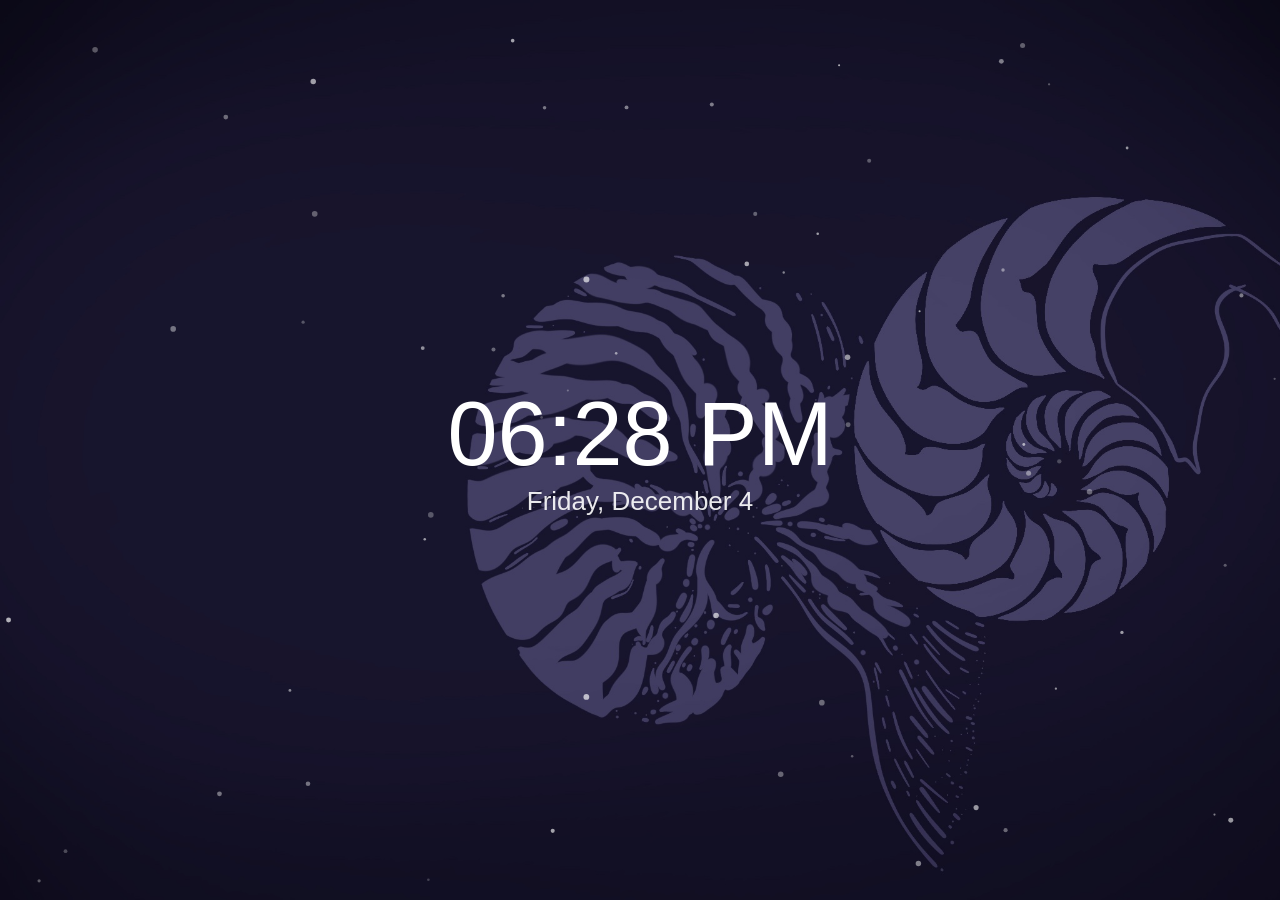
<file: index.html>
<!DOCTYPE html>
<html lang="en">
<head>
<meta charset="UTF-8">
<title>Mars Colony Terminal</title>
<link rel="stylesheet" href="index.css">
</head>
<body>

<!-- Cursor Trail -->
<canvas id="cursorTrail"></canvas>

<div class="screen-frame">

  <!-- LOCK SCREEN -->
  <div id="lockScreen" class="screen lock-screen">
    <canvas id="dustCanvas"></canvas>
    <div class="clock">
      <div id="time"></div>
      <div id="date"></div>
    </div>
  </div>

  <!-- LOGIN SCREEN -->
  <div id="loginScreen" class="screen login-screen hidden">
    <div class="login-box">
      <h2>Dani</h2>
      <input type="password" id="passwordInput" placeholder="Enter Password">
      <button id="loginButton">Log In</button>
      <p id="error"></p>
    </div>
    <div id="loginGlowOverlay"></div>
  </div>

</div>

<!-- GREEN FLASH AND WHITE FADE -->
<div id="greenFlash"></div>
<div id="fadeWhite" class="fade-white hidden"></div>

<!-- Sounds -->
<audio id="hoverSound" src="hover.wav"></audio>
<audio id="clickSound" src="click.wav"></audio>
<audio id="typingSound" src="type.wav"></audio>
<audio id="successSound" src="success.wav"></audio>

<script src="index.js"></script>
</body>
</html>
</file>
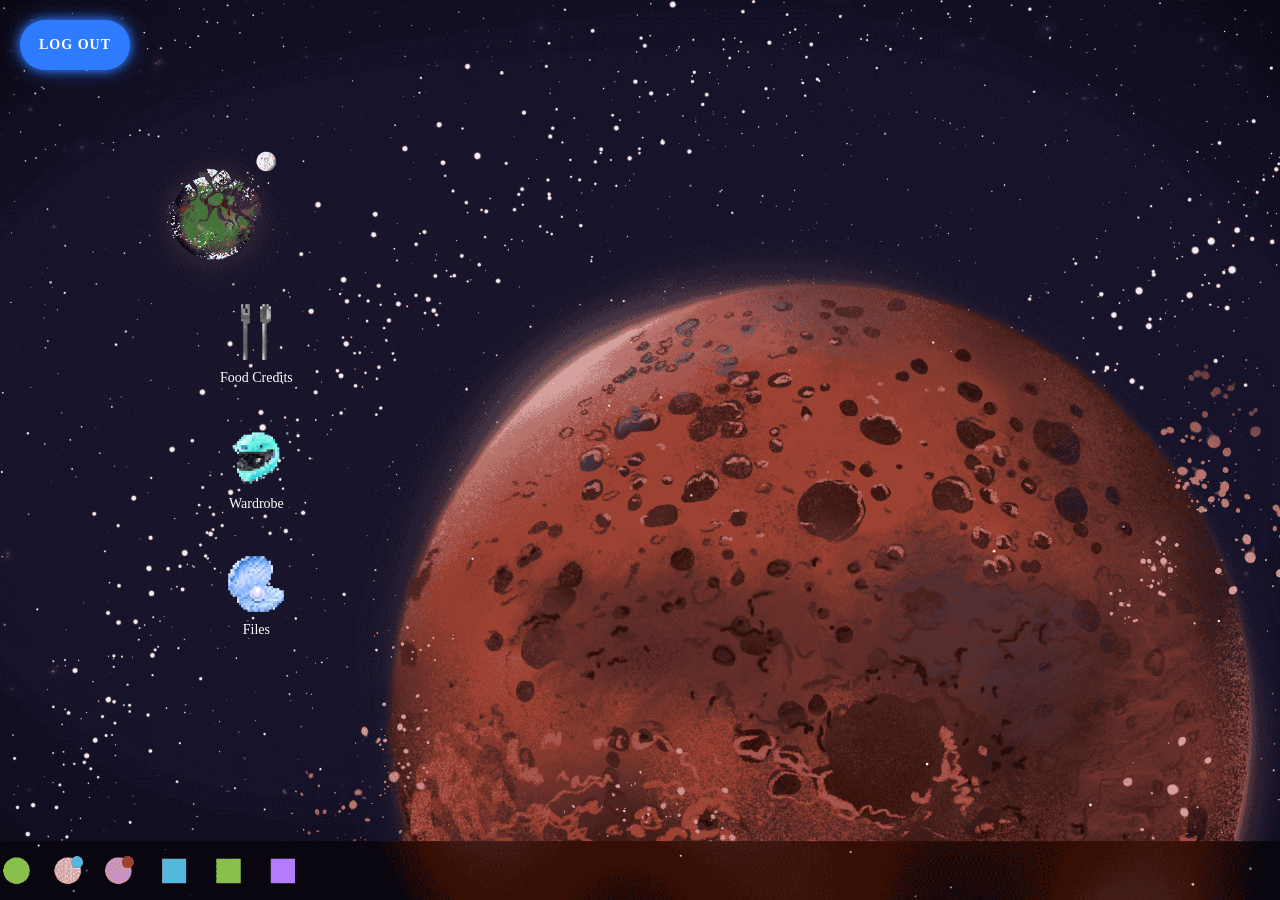
<file: desktop.html>
<!DOCTYPE html>
<html>
<head>
<meta charset="UTF-8">
<title>Mars Desktop</title>
<link rel="stylesheet" href="desktop.css">
</head>

<body>

<canvas id="starsCanvas"></canvas>
<canvas id="cursorTrail"></canvas> <!-- Cursor Trail Canvas -->

<a href="#" id="logoutButton" class="logout-button">
LOG OUT
</a>

<div class="icons">
  <div class="icon" data-link="food.html">
    <img src="food.png">
    <span>Food Credits</span>
  </div>

  <div class="icon" data-link="wardrobe.html">
    <img src="wardrobe.png">
    <span>Wardrobe</span>
  </div>

  <div class="icon" data-link="files.html">
    <img src="files.png">
    <span>Files</span>
  </div>
</div>

<audio id="hoverSound" src="hover.wav"></audio>
<audio id="clickSound" src="click.wav"></audio>

<script src="desktop.js"></script>
</body>
</html>
</file>
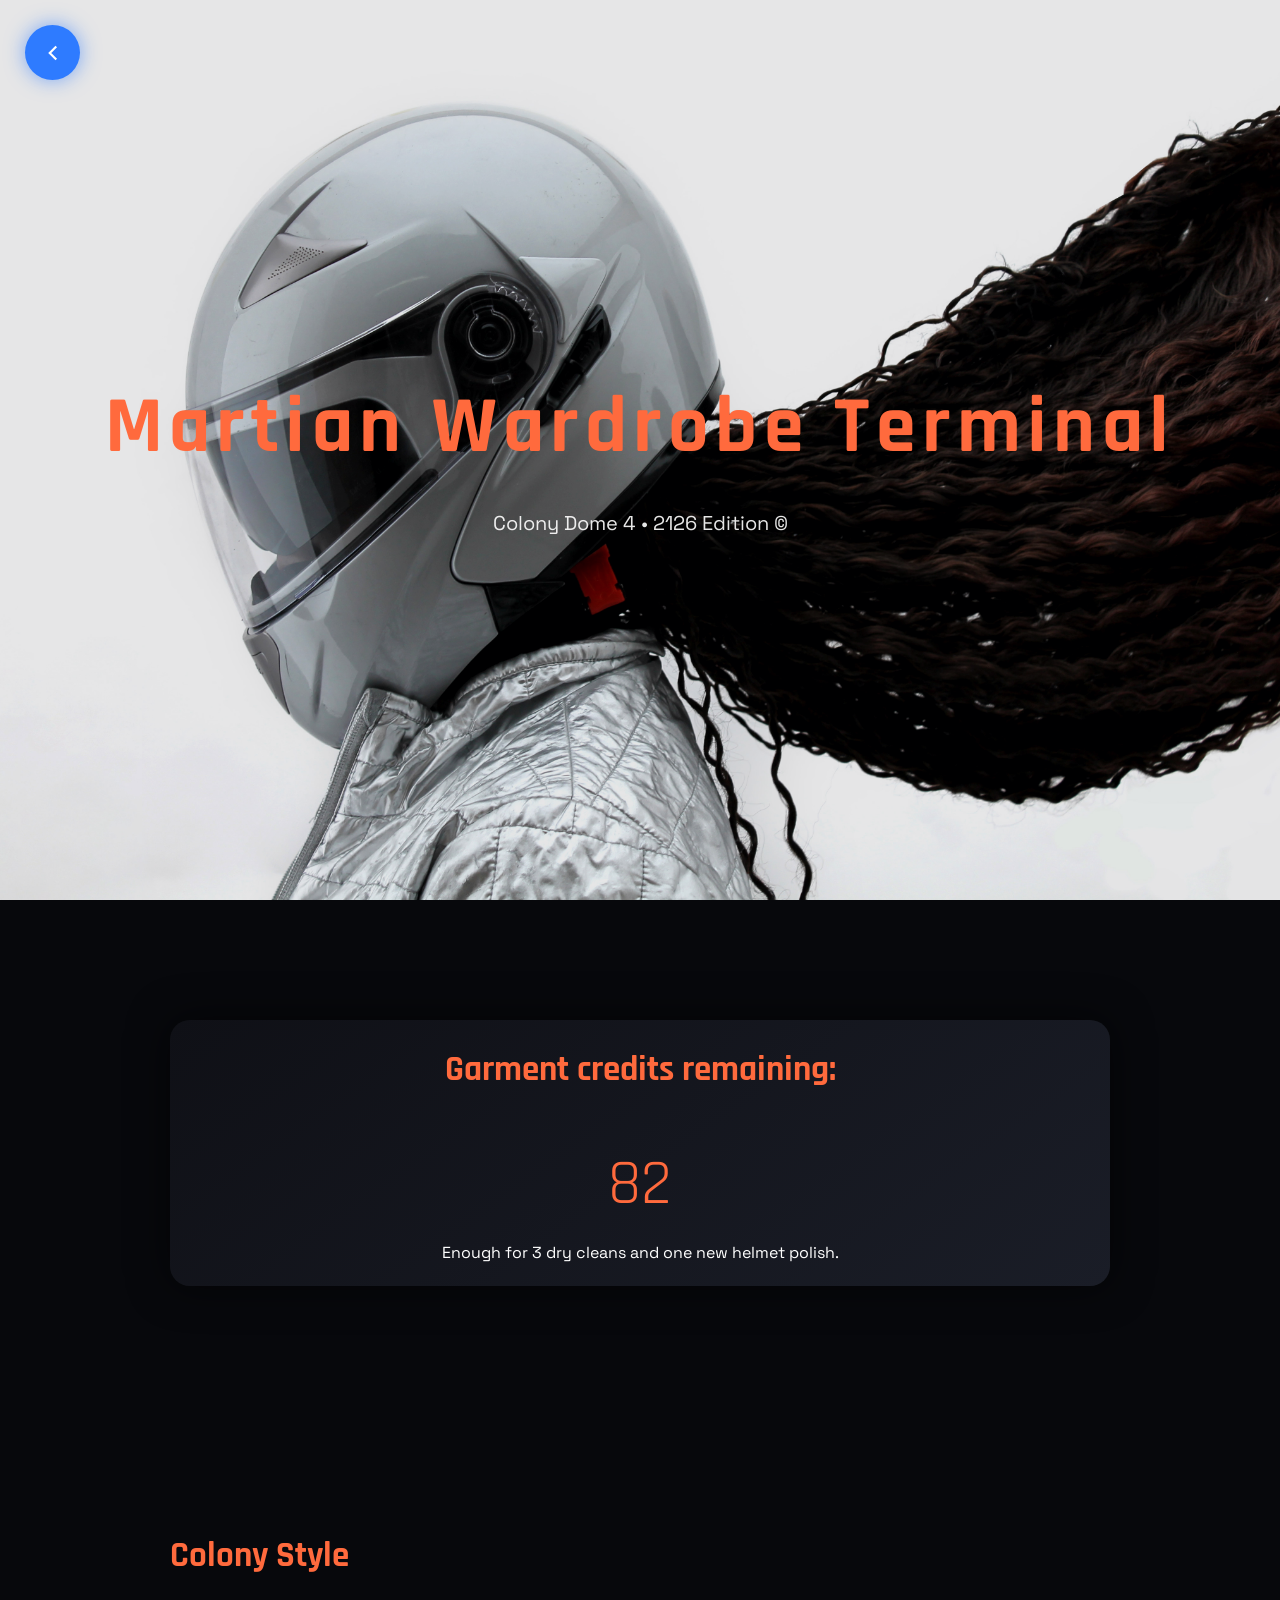
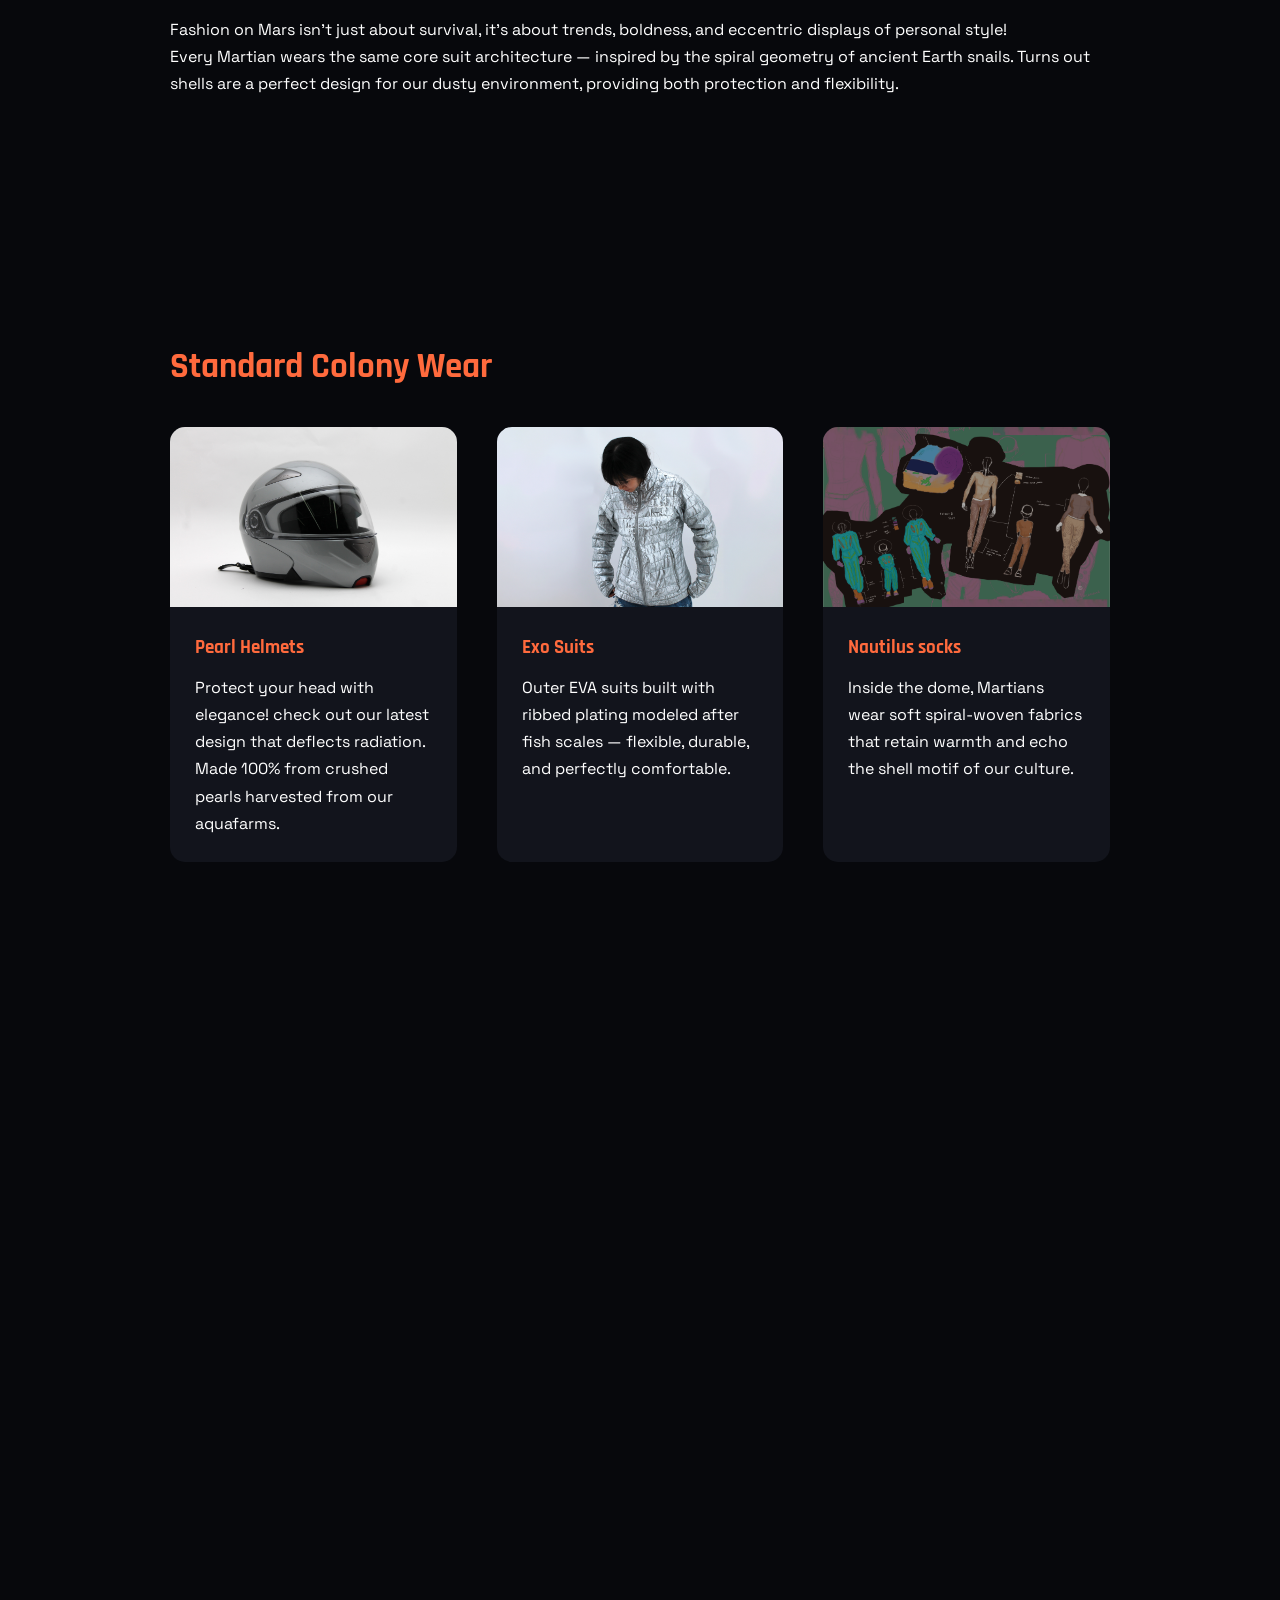
<file: wardrobe.html>
<!DOCTYPE html>
<html lang="en">

<head>

<meta charset="UTF-8">
<meta name="viewport" content="width=device-width, initial-scale=1.0">

<title>Martian Wardrobe Terminal</title>

<link rel="stylesheet" href="wardrobe.css">

<link href="https://fonts.googleapis.com/css2?family=Rajdhani:wght@400;500;600&family=Space+Grotesk:wght@300;400;500&display=swap" rel="stylesheet">

</head>


<body>

<div id="page-transition"></div>


<a href="desktop.html" class="home-button">

<svg viewBox="0 0 24 24">
<path d="M15 6l-6 6 6 6"/>
</svg>

</a>



<header class="hero">

<img src="sidewaysastronaut.jpg" class="hero-img">

<div class="hero-text">
<h1>Martian Wardrobe Terminal</h1>
<p>Colony Dome 4 • 2126 Edition ©</p>
</div>

</header>



<section class="credits section">

<div class="credit-box">

<h2>Garment credits remaining:</h2>

<div class="credit-number" id="credits">
82
</div>

<p class="credit-note">
Enough for 3 dry cleans and one new helmet polish.
</p>

</div>

</section>



<section class="section intro">

<h2>Colony Style</h2>

<p>
Fashion on Mars isn’t just about survival, it's about trends, boldness, and
eccentric displays of personal style!
</p>

<p>
Every Martian wears the same core suit architecture —
inspired by the spiral geometry of ancient Earth snails.
Turns out shells are a perfect design for our dusty environment, providing both protection and flexibility.
</p>

</section>



<section class="section suits">

<h2>Standard Colony Wear</h2>

<div class="clothing">


<div class="clothing-card">

<div class="clothing-image">
<img src="helmet.jpg">
</div>

<div class="clothing-content">

<h3>Pearl Helmets</h3>

<p>
Protect your head with elegance! check out our latest design that deflects radiation.
Made 100% from crushed pearls harvested from our aquafarms.
</p>

</div>

</div>



<div class="clothing-card">

<div class="clothing-image">
<img src="jacket.jpg">
</div>

<div class="clothing-content">

<h3>Exo Suits</h3>

<p>
Outer EVA suits built with ribbed plating modeled after fish scales — flexible, durable, and perfectly comfortable.
</p>

</div>

</div>



<div class="clothing-card">

<div class="clothing-image">
<img src="V2.png">
</div>

<div class="clothing-content">

<h3>Nautilus socks</h3>

<p>
Inside the dome, Martians wear soft spiral-woven fabrics
that retain warmth and echo the shell motif of our culture.
</p>

</div>

</div>


</div>

</section>



<section class="section life">

<h2>Suit Maintenance reminder:</h2>

<p>
Please remeber to rinse your shell plates after a dust storm.
Martian sand has a habit of working its way into the seams.
</p>

<p>
And remember: if your suit starts whistling,
that’s not random — it’s a pressure leak.
</p>

</section>



<section class="section ending">

<h2>Shell Up!</h2>

<p>
The air may be dusty, but with the right suit, you can
own the Martian landscape while remaining loyal to the shell.
</p>

</section>



<audio id="hoverSound" src="hover.wav"></audio>
<audio id="clickSound" src="click.wav"></audio>

<script src="wardrobe.js"></script>

</body>
</html>
</file>
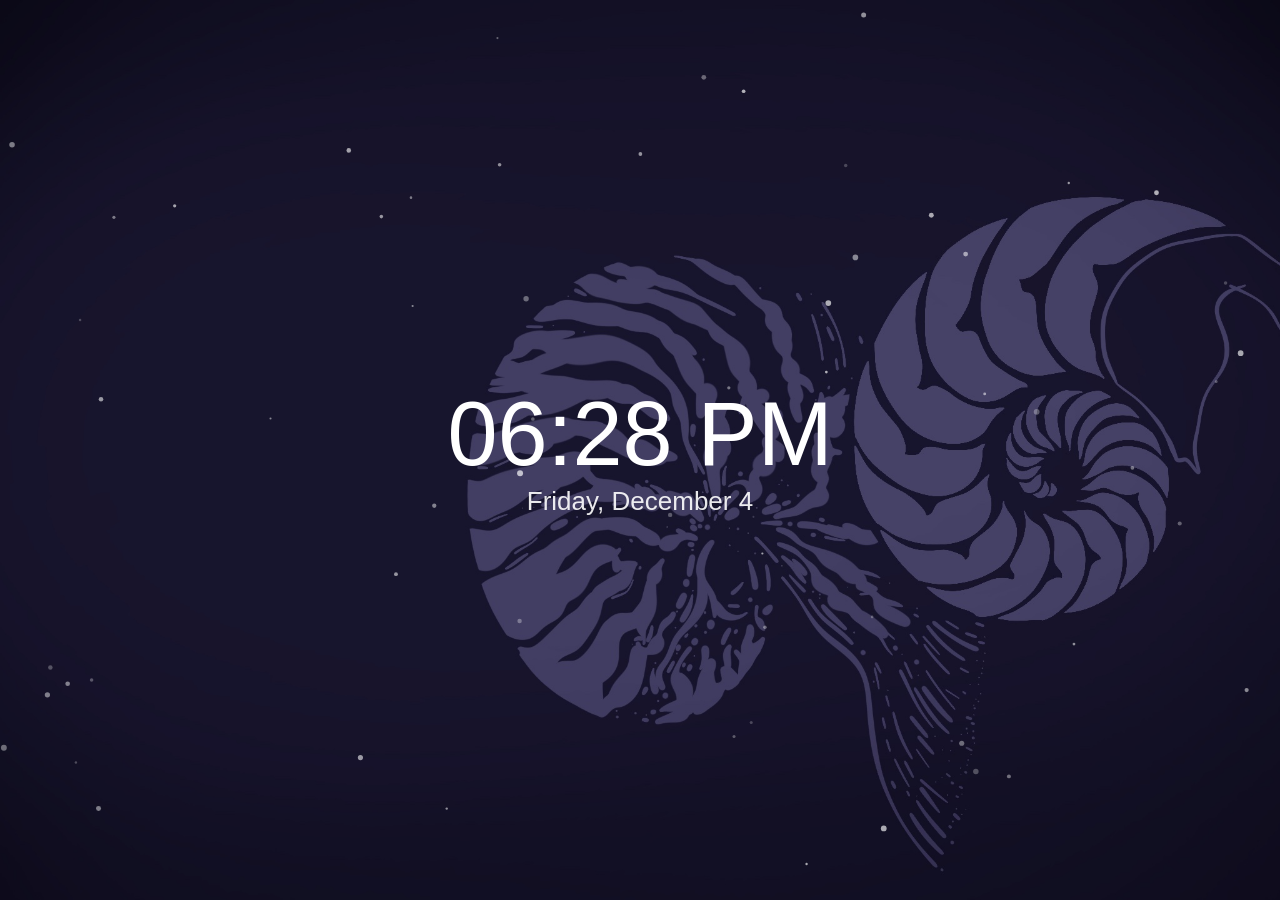
<file: zarchive.html>
<!DOCTYPE html>
<html lang="en">
<head>
<meta charset="UTF-8">
<title>Mars Colony Terminal</title>
<link rel="stylesheet" href="zarchive.css">
</head>
<body>

  <div id="page-transition"></div>

<!-- Cursor Trail -->
<canvas id="cursorTrail"></canvas>

<div class="screen-frame">

  <!-- LOCK SCREEN / SCREENSAVER -->
  <div id="lockScreen" class="screen lock-screen">
    <canvas id="dustCanvas"></canvas>
    <div class="clock">
      <div id="time"></div>
      <div id="date"></div>
    </div>
  </div>

  <!-- LOGIN SCREEN (hidden until click) -->
  <div id="loginScreen" class="screen login-screen hidden">
    <div class="login-box">
      <h2>Participant 009</h2>
      <input type="password" id="passwordInput" placeholder="Enter Password">
      <button id="loginButton">Log In</button>
      <p id="error"></p>
    </div>
    <div id="loginGlowOverlay"></div>
  </div>

  <!-- DESKTOP -->
  <div id="desktop" class="screen desktop hidden">
    <canvas id="starsCanvas"></canvas>
    <div class="icons">
      <div class="icon" data-link="food.html">
        <img src="food.png">
        <span>Food Credits</span>
      </div>
      <div class="icon" data-link="wardrobe.html">
        <img src="wardrobe.png">
        <span>Wardrobe</span>
      </div>
      <div class="icon" data-link="files.html">
        <img src="files.png">
        <span>Files</span>
      </div>
    </div>
  </div>

</div>

<!-- FADE TO WHITE OVERLAY -->
<div id="fadeWhite" class="fade-white hidden"></div>

<!-- Sounds -->
<audio id="hoverSound" src="hover.wav"></audio>
<audio id="clickSound" src="click.wav"></audio>
<audio id="typingSound" src="type.wav"></audio>
<audio id="successSound" src="success.wav"></audio>

<script src="zarchive.js"></script>
</body>
</html>
</file>
<file: index.css>
body{
  margin:0;
  background:black;
  font-family:Segoe UI, sans-serif;
  cursor: url('data:image/svg+xml,<svg xmlns="http://www.w3.org/2000/svg" width="10" height="10"><circle cx="5" cy="5" r="5" fill="deepskyblue"/></svg>') 5 5, auto;
  overflow:hidden;
  color:white;
}


.screen-frame{
  position:relative;
  width:100vw;
  height:100vh;
  overflow:hidden;
  background:black;
}

.screen{
  position:absolute;
  width:100%;
  height:100%;
  transition:opacity .7s ease, filter .7s ease, transform .7s ease;
}

.lock-screen{
  background:url("screensaver.jpg") center/cover;
  display:flex;
  justify-content:center;
  align-items:center;
}

.clock{
  text-align:center;
  position: relative;
  z-index: 2;
  color:white;
}

#time{
  font-size:90px;
  font-weight:200;
}

#date{
  font-size:26px;
  opacity:.9;
}

#dustCanvas{
  position:absolute;
  top:0; left:0;
  width:100%;
  height:100%;
  pointer-events:none;
  z-index:1;
}

.login-screen{
  background:url("screensaver.jpg") center/cover;
  display:flex;
  justify-content:center;
  align-items:center;
  color:white;
}

.login-box{
  backdrop-filter:blur(14px);
  background:rgba(0,0,0,0.35);
  padding:40px;
  border-radius:14px;
  display:flex;
  flex-direction:column;
  align-items:center;
  gap:18px;
  box-shadow:0 10px 40px rgba(0,0,0,0.5);
}

.login-box input{
  width:240px;
  padding:12px;
  border-radius:8px;
  border:none;
  background:rgba(255,255,255,0.12);
  color:white;
  font-size:16px;
  outline:none;
}
.login-box input:focus{
  background:rgba(255,255,255,0.18);
  box-shadow:0 0 10px rgba(120,180,255,0.6);
}

.login-box button{
  margin-top: 24px;
  padding:12px 30px;
  border-radius:8px;
  border:none;
  background:linear-gradient(135deg,#5aa6ff,#3c7df0);
  color:white;
  font-size:16px;
  font-weight:500;
  transition:all .2s ease;
}
.login-box button:hover{
  transform:translateY(-2px);
  box-shadow:0 6px 18px rgba(80,150,255,0.6);
}

#error{
  height:20px;
  color:rgb(255, 255, 255);
}

.shake{
  animation:shake .4s;
}
@keyframes shake{
  0%{transform:translateX(0);}
  25%{transform:translateX(-6px);}
  50%{transform:translateX(6px);}
  75%{transform:translateX(-6px);}
  100%{transform:translateX(0);}

}

.hidden{
  opacity:0;
  pointer-events:none;
}

#cursorTrail{
  position:fixed;
  top:0;
  left:0;
  width:100%;
  height:100%;
  pointer-events:none;
  z-index:9999;
}

#greenFlash{
  position:fixed;
  top:0; left:0;
  width:100%;
  height:100%;
  background:#00ff9c;
  opacity:0;
  z-index:9000;
  pointer-events:none; /* allow clicks through */
  transition: opacity 0.3s ease;
}

.fade-white{
  position: fixed;
  top:0; left:0;
  width:100%; height:100%;
  background:white;
  opacity:0;
  z-index:9500;
  transition: opacity 1s ease;
  pointer-events:none; /* allow clicks through until active */
}

.fade-white.active{
  opacity:1;
  pointer-events:auto;
}
</file>
<file: desktop.css>
body{
  margin:0;
  height:100vh;
  background:url("backgroundedited.png") center/cover;
  font-family:Segoe UI;
  color:white;
  overflow:hidden;
  cursor: url('data:image/svg+xml,<svg xmlns="http://www.w3.org/2000/svg" width="10" height="10"><circle cx="5" cy="5" r="5" fill="deepskyblue"/></svg>') 5 5, auto;
}

#cursorTrail{
  position:absolute;
  top:0;
  left:0;
  width:100%;
  height:100%;
  pointer-events:none;
}

#starsCanvas{
position:absolute;
top:0;
left:0;
width:100%;
height:100%;
z-index:-1;
}

.icons{
  position:absolute;
  left: 220px;
  top:300px;
  display:flex;
  flex-direction:column;
  gap:40px;
}

.icon{
  display:flex;
  flex-direction:column;
  align-items:center;
  cursor:pointer;
  transition:.25s;
}

.icon img{
  width:64px;
  height:64px;
}

.icon span{
  margin-top:6px;
  font-size:14px;
}

.icon:hover{
  transform:scale(1.25);
  filter:drop-shadow(0 0 12px rgba(255,255,255,.9));
    cursor: url('data:image/svg+xml,<svg xmlns="http://www.w3.org/2000/svg" width="10" height="10"><circle cx="5" cy="5" r="5" fill="lightblue"/></svg>') 5 5, auto;
}

.logout-button{
position:absolute;
top:20px;
left:20px;
width:110px;
height:50px;
background:#2e7bff;
border-radius:30px;
display:flex;
align-items:center;
justify-content:center;
font-size:14px;
font-weight:bold;
letter-spacing:1px;
color:white;
text-decoration:none;
box-shadow:0 0 10px #2e7bff, 0 0 20px rgba(46,123,255,.6);
transition:0.25s;
}

.logout-button:hover{
transform:scale(1.08);
box-shadow:0 0 18px #2e7bff, 0 0 40px rgba(46,123,255,.9);
  cursor: url('data:image/svg+xml,<svg xmlns="http://www.w3.org/2000/svg" width="10" height="10"><circle cx="5" cy="5" r="5" fill="deepskyblue"/></svg>') 5 5, auto;
}

.logout-button:hover{
  box-shadow: 0 0 25px #2e7bff, 0 0 50px #2e7bff;
  transform: scale(1.1);
}

.power-icon{
  font-size:28px;
  color:white;
}
</file>
<file: wardrobe.css>
*{
margin:0;
padding:0;
box-sizing:border-box;
}

body{
font-family:"Space Grotesk",sans-serif;
background:#07080c;
color:white;
line-height:1.7;
}



/* PAGE TRANSITION */

#page-transition{

position:fixed;
top:0;
left:0;
width:100%;
height:100%;

background:white;

z-index:2000;

transition:opacity 1s ease;

}



/* BACK BUTTON */

.home-button{

position:fixed;
top:25px;
left:25px;

width:55px;
height:55px;

background:#2e7bff;

display:flex;
align-items:center;
justify-content:center;

border-radius:50%;

box-shadow:0 0 20px rgba(46,123,255,.6);

z-index:999;
transition:.25s;

}

.home-button:hover{

transform:scale(1.12);
background:#4a90ff;
box-shadow:0 0 30px rgba(46,123,255,.9);

}

.home-button svg{
width:26px;
stroke:white;
stroke-width:2;
fill:none;
}



/* HERO */

.hero{

height:100vh;
position:relative;
display:flex;
align-items:center;
justify-content:center;
overflow:hidden;

}

.hero-img{

position:absolute;
width:100%;
height:100%;
object-fit:cover;
opacity:.9;

}

.hero-text{

position:relative;
text-align:center;

}

.hero-text h1{

font-family:"Rajdhani";
font-size:5rem;
letter-spacing:.08em;
color:#ff6a3d;

}

.hero-text p{
margin-top:10px;
font-size: 1.25rem;
opacity:.9;
}



/* SECTIONS */

.section{

max-width:1000px;
margin:auto;
padding:120px 30px;

}

.section h2{

font-family:"Rajdhani";
font-size:2.2rem;
margin-bottom:30px;
color:#ff6a3d;


}



/* CREDIT BOX */

.credit-box{

background:linear-gradient(145deg,#0f1016,#1a1d27);

padding:20px;
border-radius:20px;

text-align:center;

box-shadow:0 0 40px rgba(0,0,0,.6);
margin-bottom:0px;

}

.credit-number{

font-size:4rem;
font-family:"Rajdhani";
margin:20px 0;
color:#ff6a3d;
margin-bottom:0px;



}



/* CLOTHING GRID */

.clothing{

display:grid;
grid-template-columns:repeat(auto-fit,minmax(280px,1fr));
gap:40px;

}

.clothing-card{

background:#12141c;
border-radius:15px;
overflow:hidden;

transition:.3s;
cursor:pointer;

}

.clothing-card:hover{

cursor: default;
box-shadow:0 20px 50px rgba(255, 255, 255, 0.25);

}

.clothing-image{

height:180px;
overflow:hidden;

}

.clothing-image img{

width:100%;
height:100%;
object-fit:cover;

}

.clothing-content{
padding:25px;
}

.clothing-content h3{

font-family:"Rajdhani";
margin-bottom:10px;
color:#ff6a3d;

}



/* ENDING */

.ending{

text-align:center;
padding-bottom:200px;

}
</file>
<file: zarchive.css>
body{
  margin:0;
  background:black;
  display:flex;
  justify-content:center;
  align-items:center;
  height:100vh;
  font-family:Segoe UI, sans-serif;
  color:white;
  cursor:url("cursor-small.png") 0 0, auto;
}
*{
  cursor:url("cursor-small.png") 0 0, auto;
}

.screen-frame{
  position:relative;
  width:100vw;
  height:100vh;
  aspect-ratio:auto;
  overflow:hidden;
  background:black;
}

.screen{
  position:absolute;
  width:100%;
  height:100%;
  transition:opacity .7s ease, filter .7s ease, transform .7s ease;
}

/* LOCK SCREEN */
.lock-screen{
  background:url("screensaver.jpg") center/cover;
  display:flex;
  justify-content:center;
  align-items:center;
  transition: opacity 1s ease, transform 1s ease, filter 1s ease;
}
.lock-screen.fade-out{
  opacity:0;
  transform:scale(1.05);
  filter:blur(4px);
}
.clock{
  text-align:center;
  position: relative;
  z-index: 2;
}
#time{
  font-size:90px;
  font-weight:200;
}
#date{
  font-size:26px;
  opacity:.9;
}

/* DUST CANVAS */
#dustCanvas{
  position:absolute;
  top:0;
  left:0;
  width:100%;
  height:100%;
  pointer-events:none;
  z-index:1;
}

/* LOGIN SCREEN */
.login-screen{
  background:url("screensaver.jpg") center/cover;
  display:flex;
  justify-content:center;
  align-items:center;
}
.login-screen.fade-in{
  opacity:1;
  transition:opacity 1s ease;
}
.login-box{
  backdrop-filter:blur(14px);
  background:rgba(0,0,0,0.35);
  padding:40px;
  border-radius:14px;
  display:flex;
  flex-direction:column;
  align-items:center;
  gap:18px;
  box-shadow:0 10px 40px rgba(0,0,0,0.5);
}
.login-box h2{
  font-weight:500;
}
.login-box input{
  width:240px;
  padding:12px;
  border-radius:8px;
  border:none;
  background:rgba(255,255,255,0.12);
  color:white;
  font-size:16px;
  outline:none;
  transition:all .2s ease;
}
.login-box input:focus{
  background:rgba(255,255,255,0.18);
  box-shadow:0 0 10px rgba(120,180,255,0.6);
}
.login-box button{
  margin-top: 24px;
  padding:12px 30px;
  border-radius:8px;
  border:none;
  background:linear-gradient(135deg,#5aa6ff,#3c7df0);
  color:white;
  font-size:16px;
  font-weight:500;
  transition:all .2s ease;
}
.login-box button:hover{
  transform:translateY(-2px);
  box-shadow:0 6px 18px rgba(80,150,255,0.6);
}
.login-box.logging-in {
  animation: logInGlow 1.2s forwards;
}
@keyframes logInGlow{
  0% { transform: scale(1); box-shadow: 0 0 0 rgba(80,200,255,0); }
  30% { transform: scale(1.08); box-shadow: 0 0 60px rgba(0,255,255,0.6); }
  60% { transform: scale(1.05); box-shadow: 0 0 80px rgba(0,255,255,0.8); }
  100% { transform: scale(1); box-shadow: 0 0 0 rgba(80,200,255,0); }
}

/* FULL SCREEN LOGIN GLOW */
#loginGlowOverlay {
  position:absolute;
  top:0; left:0;
  width:100%; height:100%;
  background:rgba(0,255,255,0.2);
  opacity:0;
  pointer-events:none;
  z-index:3;
  border-radius:14px;
}
#loginGlowOverlay.active {
  animation: screenGlow 1.2s forwards;
}
@keyframes screenGlow {
  0% { opacity:0; }
  50% { opacity:0.4; }
  100% { opacity:0; }
}

#error{
  height:20px;
  color:#ff6b6b;
}

/* DESKTOP */
.desktop{
  background:url("backgroundedited.png") center/cover;
  overflow:hidden;
}
#starsCanvas{
  position:absolute;
  top:0;
  left:0;
  width:100%;
  height:100%;
  pointer-events:none;
  z-index:1;
}

/* ICON AREA */
.icons{
  position:absolute;
  left:80px;
  top:140px;
  display:flex;
  flex-direction:column;
  gap:36px;
  z-index:2;
}

/* ICONS */
.icon{
  display:flex;
  flex-direction:column;
  align-items:center;
  opacity:0;
  transform:translateY(20px);
  transition:transform .2s ease, opacity .5s ease;
}
.icon img{
  width:64px;
  height:64px;
}
.icon span{
  margin-top:6px;
  font-size:14px;
}
.icon:hover{
  transform:scale(1.25);
  filter:drop-shadow(0 0 10px rgba(255,255,255,0.7));
}
.icon.show{
  opacity:1;
  transform:translateY(0);
}

/* FADE OUT ON ICON CLICK */
.desktop.fade-out{
  animation: fadeWhite 0.8s forwards;
}
@keyframes fadeWhite{
  0%{opacity:1;background-color:transparent;}
  100%{opacity:1;background-color:white;}
}

/* HIDDEN */
.hidden{
  opacity:0;
  pointer-events:none;
}

/* SHAKE */
.shake{
  animation:shake .4s;
}
@keyframes shake{
  0%{transform:translateX(0);}
  25%{transform:translateX(-6px);}
  50%{transform:translateX(6px);}
  75%{transform:translateX(-6px);}
  100%{transform:translateX(0);}
}

/* CURSOR TRAIL CANVAS */
#cursorTrail{
  position:fixed;
  top:0;
  left:0;
  width:100%;
  height:100%;
  pointer-events:none;
  z-index:9999;
}

.fade-white {
  position: fixed;
  top:0; left:0;
  width:100%; height:100%;
  background:white;
  opacity:0;
  pointer-events:none;
  z-index:9999;
  transition: opacity 0.8s ease-in-out;
}
.fade-white.active {
  opacity:1;
  pointer-events:auto;
}

/* PAGE LOAD TRANSITION */

#page-transition{

position:fixed;
top:0;
left:0;

width:100%;
height:100%;

background:white;

z-index:2000;

transition:opacity 1s ease;

}
</file>
